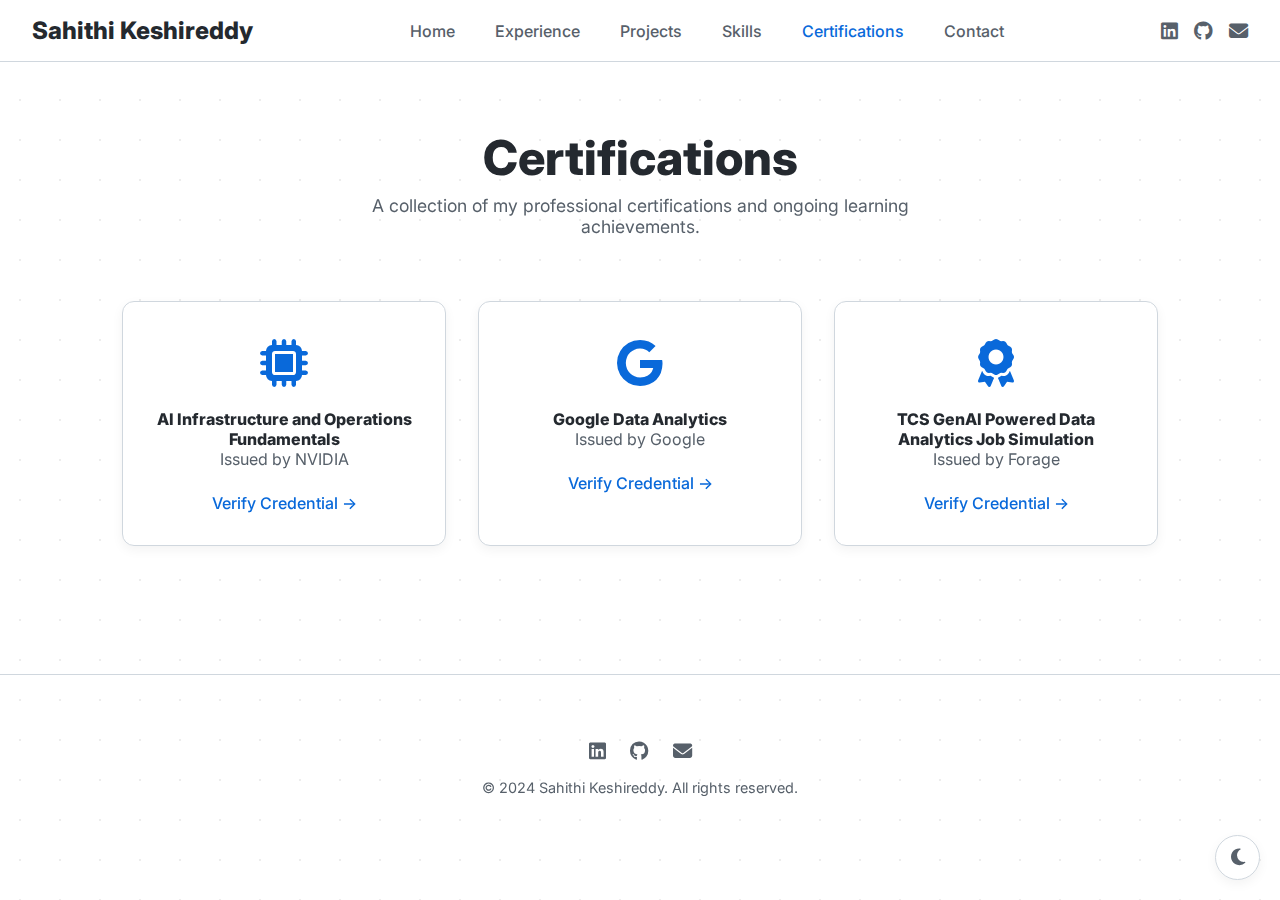
<file: certifications.html>
<!DOCTYPE html>
<html lang="en">
<head>
    <meta charset="UTF-8"><meta name="viewport" content="width=device-width, initial-scale=1.0"><title>Certifications | Sahithi Keshireddy</title><link rel="stylesheet" href="style.css"><link href="https://fonts.googleapis.com/css2?family=Inter:wght@400;500;700;800&display=swap" rel="stylesheet"><link rel="stylesheet" href="https://cdnjs.cloudflare.com/ajax/libs/font-awesome/6.4.0/css/all.min.css">
</head>
<body>
<header>
    <a href="index.html" class="signature">Sahithi Keshireddy</a>
    <nav><ul>
        <li><a href="index.html">Home</a></li>
        <li><a href="experience.html">Experience</a></li>
        <li><a href="projects.html">Projects</a></li>
        <li><a href="skills.html">Skills</a></li>
        <li><a href="certifications.html" class="active-link">Certifications</a></li>
        <li><a href="contact.html">Contact</a></li>
    </ul></nav>
    <div class="header-socials">
        <a href="https://linkedin.com/in/sahithikeshireddy" target="_blank" class="social-icon" title="LinkedIn"><i class="fab fa-linkedin"></i></a>
        <a href="https://github.com/ksahi" target="_blank" class="social-icon" title="GitHub"><i class="fab fa-github"></i></a>
        <a href="mailto:keshireddysahithi@outlook.com" class="social-icon" title="Email"><i class="fas fa-envelope"></i></a>
    </div>
</header>
<main>
    <div class="page-header animate-on-scroll">
        <h1>Certifications</h1>
        <p>A collection of my professional certifications and ongoing learning achievements.</p>
    </div>
    <section id="certifications-grid" style="padding-top: 0;">
        <div class="project-grid">
            <!-- V8 UPDATE: New Certification Content -->
            <div class="cert-card animate-on-scroll">
                <div class="cert-card-icon"><i class="fas fa-microchip"></i></div>
                <div class="cert-card-content">
                    <h4>AI Infrastructure and Operations Fundamentals</h4>
                    <p class="cert-issuer">Issued by NVIDIA</p>
                    <a href="#" class="cert-link" target="_blank">Verify Credential →</a>
                </div>
            </div>
            <div class="cert-card animate-on-scroll">
                <div class="cert-card-icon"><i class="fab fa-google"></i></div>
                <div class="cert-card-content">
                    <h4>Google Data Analytics</h4>
                    <p class="cert-issuer">Issued by Google</p>
                    <a href="#" class="cert-link" target="_blank">Verify Credential →</a>
                </div>
            </div>
            <div class="cert-card animate-on-scroll">
                <div class="cert-card-icon"><i class="fas fa-award"></i></div>
                <div class="cert-card-content">
                    <h4>TCS GenAI Powered Data Analytics Job Simulation</h4>
                    <p class="cert-issuer">Issued by Forage</p>
                    <a href="#" class="cert-link" target="_blank">Verify Credential →</a>
                </div>
            </div>
        </div>
    </section>
</main>
<footer>
    <div class="footer-socials">
        <a href="https://linkedin.com/in/sahithikeshireddy" target="_blank" class="social-icon" title="LinkedIn"><i class="fab fa-linkedin"></i></a>
        <a href="https://github.com/ksahi" target="_blank" class="social-icon" title="GitHub"><i class="fab fa-github"></i></a>
        <a href="mailto:keshireddysahithi@outlook.com" class="social-icon" title="Email"><i class="fas fa-envelope"></i></a>
    </div>
    <p>© 2024 Sahithi Keshireddy. All rights reserved.</p>
</footer>
<!-- V8 UPDATE: Relocated Theme Toggle -->
<button id="theme-toggle" title="Toggle theme"><i class="fas fa-moon"></i></button>
<script src="script.js"></script>
</body>
</html>
</file>
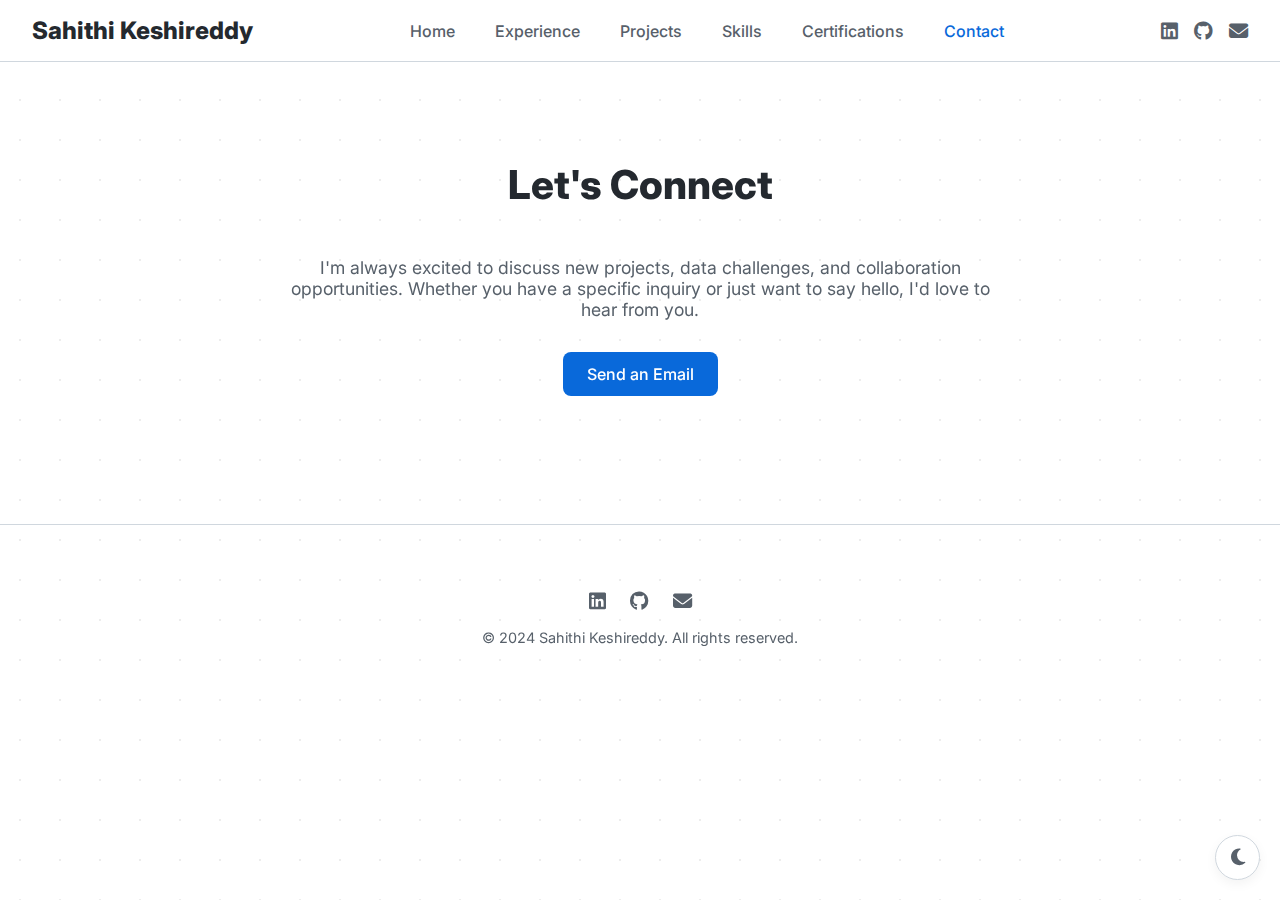
<file: contact.html>
<!DOCTYPE html>
<html lang="en">
<head>
    <meta charset="UTF-8"><meta name="viewport" content="width=device-width, initial-scale=1.0"><title>Contact | Sahithi Keshireddy</title><link rel="stylesheet" href="style.css"><link href="https://fonts.googleapis.com/css2?family=Inter:wght@400;500;700;800&display=swap" rel="stylesheet"><link rel="stylesheet" href="https://cdnjs.cloudflare.com/ajax/libs/font-awesome/6.4.0/css/all.min.css">
</head>
<body>
<header>
    <a href="index.html" class="signature">Sahithi Keshireddy</a>
    <nav><ul>
        <li><a href="index.html">Home</a></li>
        <li><a href="experience.html">Experience</a></li>
        <li><a href="projects.html">Projects</a></li>
        <li><a href="skills.html">Skills</a></li>
        <li><a href="certifications.html">Certifications</a></li>
        <li><a href="contact.html" class="active-link">Contact</a></li>
    </ul></nav>
    <div class="header-socials">
        <a href="https://linkedin.com/in/sahithikeshireddy" target="_blank" class="social-icon" title="LinkedIn"><i class="fab fa-linkedin"></i></a>
        <a href="https://github.com/ksahi" target="_blank" class="social-icon" title="GitHub"><i class="fab fa-github"></i></a>
        <a href="mailto:keshireddysahithi@outlook.com" class="social-icon" title="Email"><i class="fas fa-envelope"></i></a>
    </div>
</header>
<main>
    <section class="contact-section">
        <div class="contact-content animate-on-scroll">
            <h2 class="section-title">Let's Connect</h2>
            <p>I'm always excited to discuss new projects, data challenges, and collaboration opportunities. Whether you have a specific inquiry or just want to say hello, I'd love to hear from you.</p>
            <!-- V8 UPDATE: Button text changed for better alignment -->
            <a href="mailto:keshireddysahithi@outlook.com" class="home-button">Send an Email</a>
        </div>
    </section>
</main>
<footer>
    <div class="footer-socials">
        <a href="https://linkedin.com/in/sahithikeshireddy" target="_blank" class="social-icon" title="LinkedIn"><i class="fab fa-linkedin"></i></a>
        <a href="https://github.com/ksahi" target="_blank" class="social-icon" title="GitHub"><i class="fab fa-github"></i></a>
        <a href="mailto:keshireddysahithi@outlook.com" class="social-icon" title="Email"><i class="fas fa-envelope"></i></a>
    </div>
    <p>© 2024 Sahithi Keshireddy. All rights reserved.</p>
</footer>
<!-- V8 UPDATE: Relocated Theme Toggle -->
<button id="theme-toggle" title="Toggle theme"><i class="fas fa-moon"></i></button>
<script src="script.js"></script>
</body>
</html>
</file>
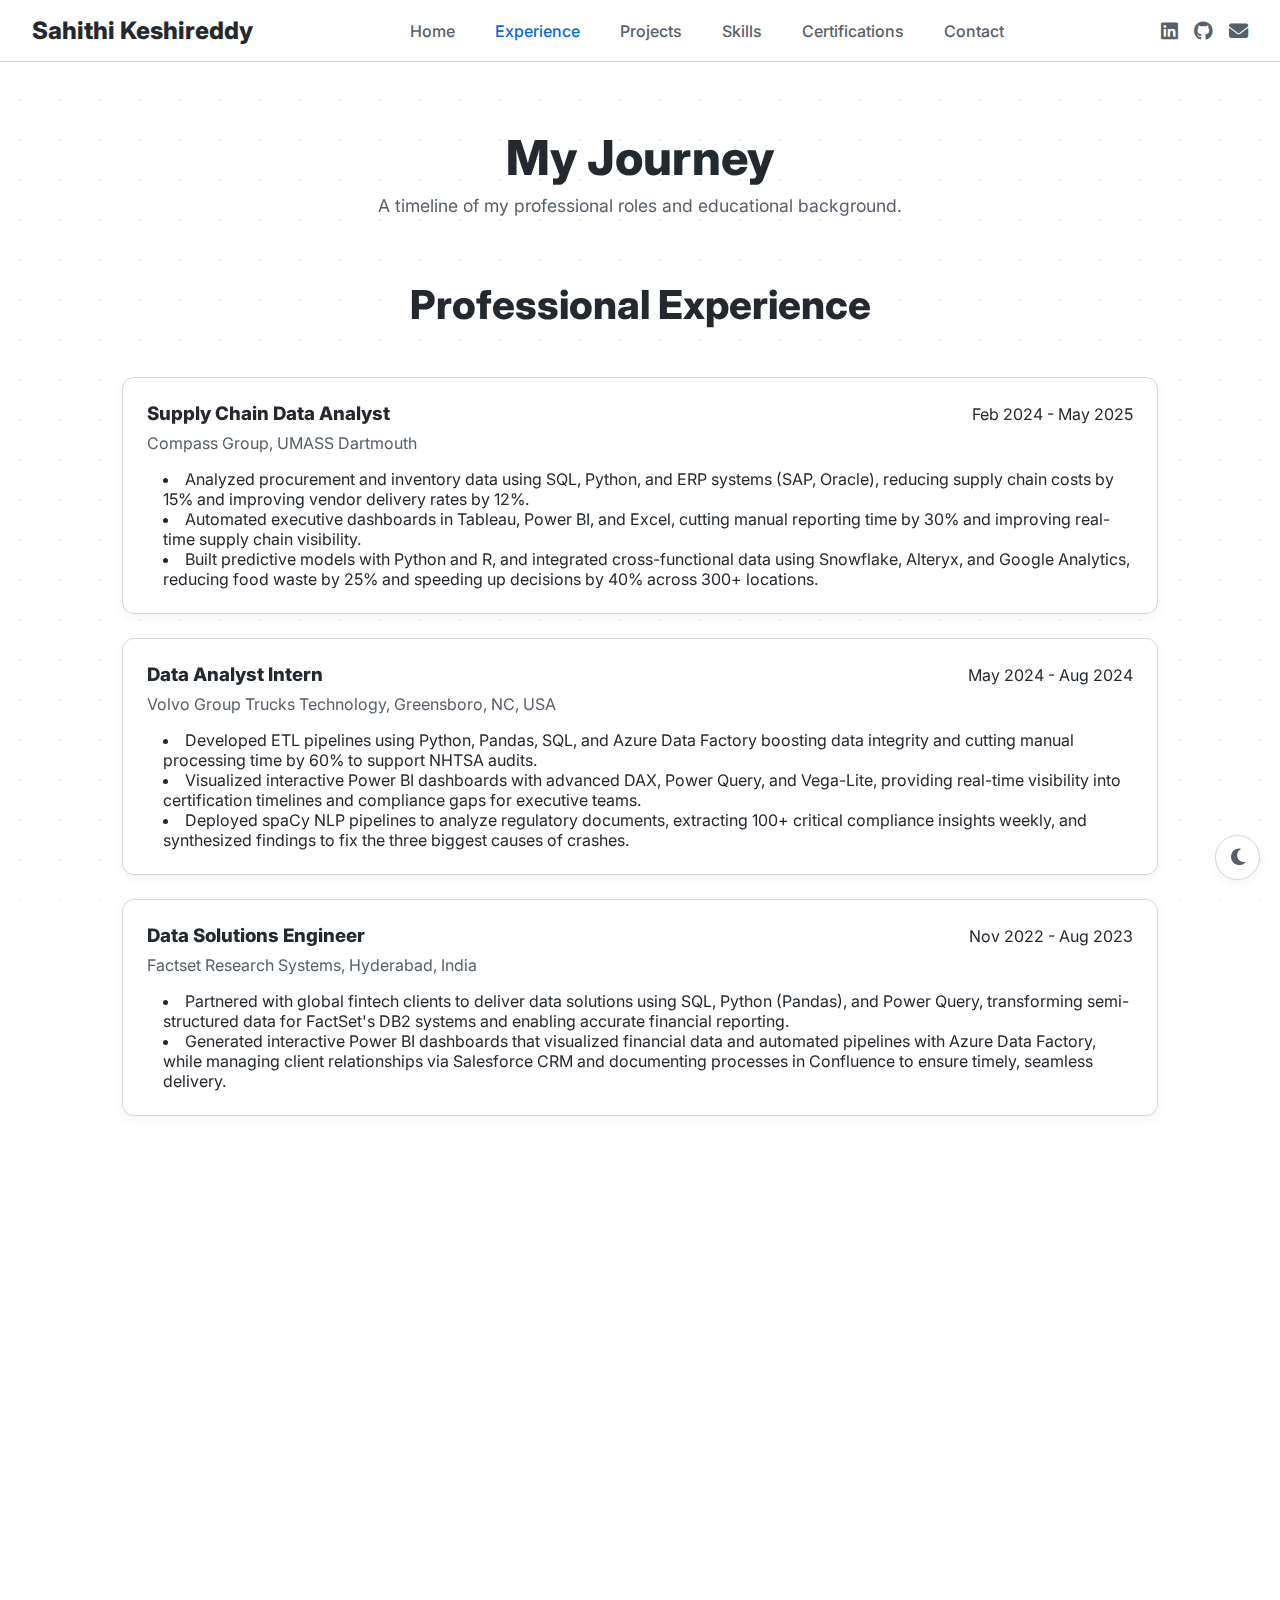
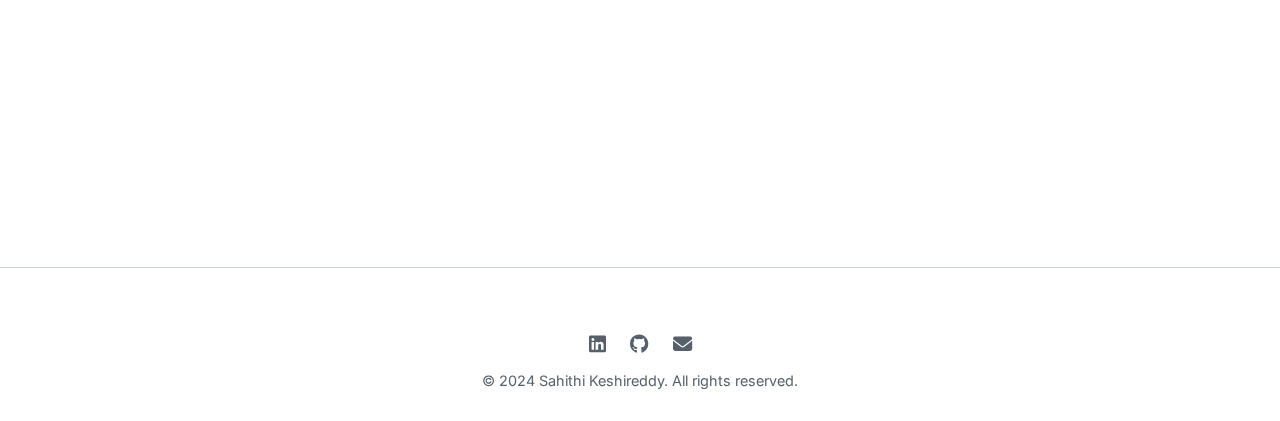
<file: experience.html>
<!DOCTYPE html>
<html lang="en">
<head>
    <meta charset="UTF-8"><meta name="viewport" content="width=device-width, initial-scale=1.0"><title>Experience | Sahithi Keshireddy</title><link rel="stylesheet" href="style.css"><link href="https://fonts.googleapis.com/css2?family=Inter:wght@400;500;700;800&display=swap" rel="stylesheet"><link rel="stylesheet" href="https://cdnjs.cloudflare.com/ajax/libs/font-awesome/6.4.0/css/all.min.css">
</head>
<body>

<header>
    <a href="index.html" class="signature">Sahithi Keshireddy</a>
    <nav><ul>
        <li><a href="index.html">Home</a></li>
        <li><a href="experience.html" class="active-link">Experience</a></li>
        <li><a href="projects.html">Projects</a></li>
        <li><a href="skills.html">Skills</a></li>
        <li><a href="certifications.html">Certifications</a></li>
        <li><a href="contact.html">Contact</a></li>
    </ul></nav>
    <div class="header-socials">
        <a href="https://linkedin.com/in/sahithikeshireddy" target="_blank" class="social-icon" title="LinkedIn"><i class="fab fa-linkedin"></i></a>
        <a href="https://github.com/ksahi" target="_blank" class="social-icon" title="GitHub"><i class="fab fa-github"></i></a>
        <a href="mailto:keshireddysahithi@outlook.com" class="social-icon" title="Email"><i class="fas fa-envelope"></i></a>
    </div>
</header>
<main>
    <div class="page-header animate-on-scroll"><h1>My Journey</h1><p>A timeline of my professional roles and educational background.</p></div>
    <section id="experience" style="padding-top:0;">
        <h2 class="section-title animate-on-scroll">Professional Experience</h2>
        <div class="timeline">
            <div class="timeline-item animate-on-scroll"><div class="item-header"><h3>Supply Chain Data Analyst</h3><span>Feb 2024 - May 2025</span></div><p class="item-meta">Compass Group, UMASS Dartmouth</p><div class="content"><ul><li>Analyzed procurement and inventory data using SQL, Python, and ERP systems (SAP, Oracle), reducing supply chain costs by 15% and improving vendor delivery rates by 12%.</li><li>Automated executive dashboards in Tableau, Power BI, and Excel, cutting manual reporting time by 30% and improving real-time supply chain visibility.</li><li>Built predictive models with Python and R, and integrated cross-functional data using Snowflake, Alteryx, and Google Analytics, reducing food waste by 25% and speeding up decisions by 40% across 300+ locations.</li></ul></div></div>
            <div class="timeline-item animate-on-scroll"><div class="item-header"><h3>Data Analyst Intern</h3><span>May 2024 - Aug 2024</span></div><p class="item-meta">Volvo Group Trucks Technology, Greensboro, NC, USA</p><div class="content"><ul><li>Developed ETL pipelines using Python, Pandas, SQL, and Azure Data Factory boosting data integrity and cutting manual processing time by 60% to support NHTSA audits.</li><li>Visualized interactive Power BI dashboards with advanced DAX, Power Query, and Vega-Lite, providing real-time visibility into certification timelines and compliance gaps for executive teams.</li><li>Deployed spaCy NLP pipelines to analyze regulatory documents, extracting 100+ critical compliance insights weekly, and synthesized findings to fix the three biggest causes of crashes.</li></ul></div></div>
            <div class="timeline-item animate-on-scroll"><div class="item-header"><h3>Data Solutions Engineer</h3><span>Nov 2022 - Aug 2023</span></div><p class="item-meta">Factset Research Systems, Hyderabad, India</p><div class="content"><ul><li>Partnered with global fintech clients to deliver data solutions using SQL, Python (Pandas), and Power Query, transforming semi-structured data for FactSet's DB2 systems and enabling accurate financial reporting.</li><li>Generated interactive Power BI dashboards that visualized financial data and automated pipelines with Azure Data Factory, while managing client relationships via Salesforce CRM and documenting processes in Confluence to ensure timely, seamless delivery.</li></ul></div></div>
            <div class="timeline-item animate-on-scroll"><div class="item-header"><h3>Software Engineer Intern</h3><span>April 2022 - Oct 2022</span></div><p class="item-meta">Cognizant Hyderabad, India</p><div class="content"><ul><li>Engineered robust REST APIs utilizing Java and Spring Boot, enhancing data exchange efficiency between enterprise applications by 35% and supporting a user base of over 10,000 employees.</li><li>Championed Agile project management principles using JIRA, leading to a 15% increase in sprint velocity and delivering bi-weekly product releases on time, achieving an 80% stakeholder satisfaction rate.</li></ul></div></div>
        </div>
    </section>

    <!-- V7 UPDATE: New Education Layout -->
    <section id="education">
        <h2 class="section-title animate-on-scroll">Education</h2>
        <div class="education-grid">
            <div class="timeline-item animate-on-scroll">
                <h3>University of Massachusetts, Dartmouth</h3>
                <p class="item-meta">Master of Science in Computer and Information Sciences</p>
            </div>
            <div class="timeline-item animate-on-scroll">
                <h3>Malla Reddy University, Hyderabad</h3>
                <p class="item-meta">Bachelor of Engineering in Computer Science and Engineering</p>
            </div>
        </div>
    </section>
</main>
<footer><div class="footer-socials"><a href="https://linkedin.com/in/sahithikeshireddy" target="_blank" class="social-icon" title="LinkedIn"><i class="fab fa-linkedin"></i></a><a href="https://github.com/ksahi" target="_blank" class="social-icon" title="GitHub"><i class="fab fa-github"></i></a><a href="mailto:keshireddysahithi@outlook.com" class="social-icon" title="Email"><i class="fas fa-envelope"></i></a></div><p>© 2024 Sahithi Keshireddy. All rights reserved.</p></footer>
<button id="theme-toggle" title="Toggle theme"><i class="fas fa-moon"></i></button>
<script src="script.js"></script>
</body>
</html>
</file>
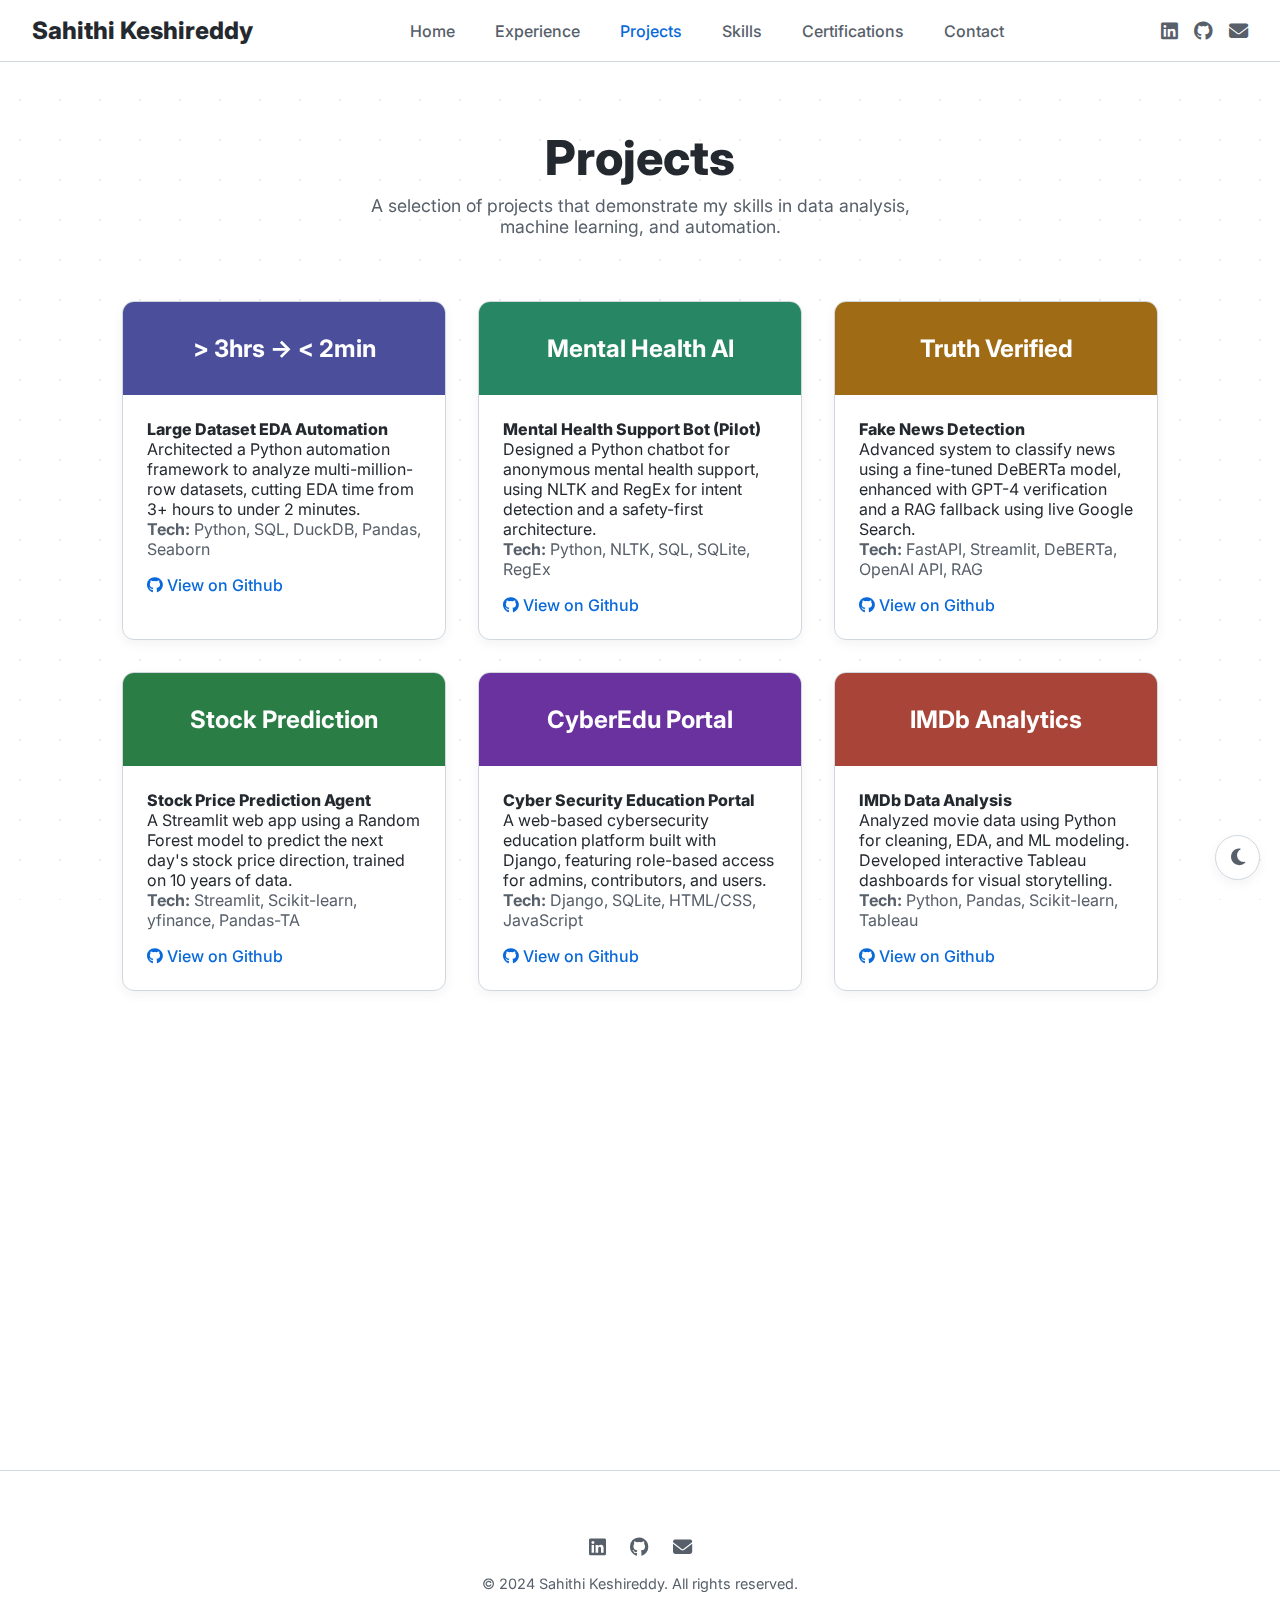
<file: projects.html>
<!DOCTYPE html>
<html lang="en">
<head>
    <meta charset="UTF-8"><meta name="viewport" content="width=device-width, initial-scale=1.0"><title>Projects | Sahithi Keshireddy</title><link rel="stylesheet" href="style.css"><link href="https://fonts.googleapis.com/css2?family=Inter:wght@400;500;700;800&display=swap" rel="stylesheet"><link rel="stylesheet" href="https://cdnjs.cloudflare.com/ajax/libs/font-awesome/6.4.0/css/all.min.css">
</head>
<body>

<header>
    <a href="index.html" class="signature">Sahithi Keshireddy</a>
    <nav><ul>
        <li><a href="index.html">Home</a></li>
        <li><a href="experience.html">Experience</a></li>
        <li><a href="projects.html">Projects</a></li>
        <li><a href="skills.html">Skills</a></li>
        <li><a href="certifications.html">Certifications</a></li>
        <li><a href="contact.html">Contact</a></li>
    </ul></nav>
    <div class="header-socials">
        <a href="https://linkedin.com/in/sahithikeshireddy" target="_blank" class="social-icon" title="LinkedIn"><i class="fab fa-linkedin"></i></a>
        <a href="https://github.com/k-sahi" target="_blank" class="social-icon" title="GitHub"><i class="fab fa-github"></i></a>
        <a href="mailto:keshireddysahithi@outlook.com" class="social-icon" title="Email"><i class="fas fa-envelope"></i></a>
    </div>
</header>
<main>
    <div class="page-header animate-on-scroll"><h1>Projects</h1><p>A selection of projects that demonstrate my skills in data analysis, machine learning, and automation.</p></div>
    <section id="projects" style="padding-top: 0;"><div class="project-grid">
        <!-- LINK 1 FIXED -->
        <div class="project-card animate-on-scroll"><div class="project-banner" style="background: #4a4e9b;"><h3>> 3hrs → < 2min</h3></div><div class="project-content"><h4>Large Dataset EDA Automation</h4><p>Architected a Python automation framework to analyze multi-million-row datasets, cutting EDA time from 3+ hours to under 2 minutes.</p><div class="project-tech"><strong>Tech:</strong> Python, SQL, DuckDB, Pandas, Seaborn</div><a href="https://github.com/k-sahi/Large-Dataset-EDA-Automation" class="project-link" target="_blank"><i class="fab fa-github"></i> View on Github</a></div></div>
        <!-- LINK 2 FIXED -->
        <div class="project-card animate-on-scroll"><div class="project-banner" style="background: #278664;"><h3>Mental Health AI</h3></div><div class="project-content"><h4>Mental Health Support Bot (Pilot)</h4><p>Designed a Python chatbot for anonymous mental health support, using NLTK and RegEx for intent detection and a safety-first architecture.</p><div class="project-tech"><strong>Tech:</strong> Python, NLTK, SQL, SQLite, RegEx</div><a href="https://github.com/k-sahi/Mental-Health-Support-Bot-Mini-Pilot-" class="project-link" target="_blank"><i class="fab fa-github"></i> View on Github</a></div></div>
        <!-- LINK 3 FIXED -->
        <div class="project-card animate-on-scroll"><div class="project-banner" style="background: #9f6b15;"><h3>Truth Verified</h3></div><div class="project-content"><h4>Fake News Detection</h4><p>Advanced system to classify news using a fine-tuned DeBERTa model, enhanced with GPT-4 verification and a RAG fallback using live Google Search.</p><div class="project-tech"><strong>Tech:</strong> FastAPI, Streamlit, DeBERTa, OpenAI API, RAG</div><a href="https://github.com/k-sahi/Fake-news-detection" class="project-link" target="_blank"><i class="fab fa-github"></i> View on Github</a></div></div>
        <!-- LINK 4 FIXED -->
        <div class="project-card animate-on-scroll"><div class="project-banner" style="background: #2a7d45;"><h3>Stock Prediction</h3></div><div class="project-content"><h4>Stock Price Prediction Agent</h4><p>A Streamlit web app using a Random Forest model to predict the next day's stock price direction, trained on 10 years of data.</p><div class="project-tech"><strong>Tech:</strong> Streamlit, Scikit-learn, yfinance, Pandas-TA</div><a href="https://github.com/k-sahi/Stock-price-prediction" class="project-link" target="_blank"><i class="fab fa-github"></i> View on Github</a></div></div>
        <!-- LINK 5 FIXED -->
        <div class="project-card animate-on-scroll"><div class="project-banner" style="background: #6a329f;"><h3>CyberEdu Portal</h3></div><div class="project-content"><h4>Cyber Security Education Portal</h4><p>A web-based cybersecurity education platform built with Django, featuring role-based access for admins, contributors, and users.</p><div class="project-tech"><strong>Tech:</strong> Django, SQLite, HTML/CSS, JavaScript</div><a href="https://github.com/k-sahi/CyberEduPortal" class="project-link" target="_blank"><i class="fab fa-github"></i> View on Github</a></div></div>
        <!-- LINK 6 FIXED -->
        <div class="project-card animate-on-scroll"><div class="project-banner" style="background: #a94438;"><h3>IMDb Analytics</h3></div><div class="project-content"><h4>IMDb Data Analysis</h4><p>Analyzed movie data using Python for cleaning, EDA, and ML modeling. Developed interactive Tableau dashboards for visual storytelling.</p><div class="project-tech"><strong>Tech:</strong> Python, Pandas, Scikit-learn, Tableau</div><a href="https://github.com/k-sahi/IMDB-Data-Analysis" class="project-link" target="_blank"><i class="fab fa-github"></i> View on Github</a></div></div>
        <!-- LINK 7 FIXED -->
        <div class="project-card animate-on-scroll"><div class="project-banner" style="background: #1f6b8e;"><h3>A/B Test Results</h3></div><div class="project-content"><h4>A/B Test with Logistic Regression</h4><p>Performed statistical A/B testing with Statsmodels to assess a new webpage design's impact on conversion rates.</p><div class="project-tech"><strong>Tech:</strong> Python, Pandas, Statsmodels, Seaborn</div><a href="https://github.com/k-sahi/A-B_Test-with-Logistic-Regression" class="project-link" target="_blank"><i class="fab fa-github"></i> View on Github</a></div></div>
    </div></section>
</main>
<footer><div class="footer-socials"><a href="https://linkedin.com/in/sahithikeshireddy" target="_blank" class="social-icon" title="LinkedIn"><i class="fab fa-linkedin"></i></a><a href="https://github.com/ksahi" target="_blank" class="social-icon" title="GitHub"><i class="fab fa-github"></i></a><a href="mailto:keshireddysahithi@outlook.com" class="social-icon" title="Email"><i class="fas fa-envelope"></i></a></div><p>© 2024 Sahithi Keshireddy. All rights reserved.</p></footer>
<button id="theme-toggle" title="Toggle theme"><i class="fas fa-moon"></i></button>
<script src="script.js"></script>
</body>
</html>
</file>
<file: style.css>
/* --- style.css (V9 - Live & Interactive Dashboard) --- */

/* VARIABLES & GENERAL STYLES */
:root {
    --bg-light: #ffffff;
    --bg-dark: #0d1117;
    --card-bg-light: #ffffff;
    --card-bg-dark: #161b22;
    --text-light: #24292f;
    --text-dark: #c9d1d9; /* This will be white in dark mode */
    --text-secondary-light: #57606a;
    --text-secondary-dark: #8b949e; /* This will be light grey in dark mode */
    --highlight-color: #0969da; /* Blue highlight color for links and buttons */
    --border-color-light: #d0d7de;
    --border-color-dark: #30363d;
    --shadow-light: 0 4px 12px rgba(0,0,0,0.05);
    --shadow-dark: 0 4px 12px rgba(0,0,0,0.2);
    --grid-color-light: rgba(0,0,0,0.07);
    --grid-color-dark: rgba(255,255,255,0.07);
    --spotlight-color-light: rgba(0,0,0,0.05);
    --spotlight-color-dark: rgba(255,255,255,0.05);
}

html { scroll-behavior: smooth; }
* { margin: 0; padding: 0; box-sizing: border-box; }
body {
    font-family: 'Inter', -apple-system, BlinkMacSystemFont, "Segoe UI", Helvetica, Arial, sans-serif;
    background-color: var(--bg-light); /* Default light background */
    color: var(--text-light); /* Default dark text */
    transition: background-color 0.3s ease, color 0.3s ease;
    padding-top: 6rem;
}
body.dark-mode {
    background-color: var(--bg-dark); /* Dark background for dark mode */
    color: var(--text-dark); /* Light text for dark mode */
}
body::before { content: ''; position: fixed; top: 0; left: 0; width: 100vw; height: 100vh; z-index: -1; background-image: radial-gradient(circle, var(--grid-color-light) 1px, transparent 1px); background-size: 2.5rem 2.5rem; }
body::after { content: ''; position: fixed; top: 0; left: 0; width: 100vw; height: 100vh; z-index: -1; background: radial-gradient( circle 400px at var(--mouse-x, -1000px) var(--mouse-y, -1000px), var(--spotlight-color-light), transparent 80% ); }
body.dark-mode::before { background-image: radial-gradient(circle, var(--grid-color-dark) 1px, transparent 1px); }
body.dark-mode::after { background: radial-gradient( circle 400px at var(--mouse-x, -1000px) var(--mouse-y, -1000px), var(--spotlight-color-dark), transparent 80% ); }

/* The main content area where Featured section resides, adjust max-width if needed */
main { max-width: 1100px; margin: 0 auto; padding: 0 2rem; }
h1, h2, h3, h4 { font-family: 'Inter', sans-serif; font-weight: 800; }
section { padding: 4rem 0; }
.section-title { font-size: 2.5rem; font-weight: 800; margin-bottom: 3rem; text-align: center; }

/* FIXED THEME TOGGLE */
#theme-toggle { position: fixed; bottom: 20px; right: 20px; background: var(--card-bg-light); border: 1px solid var(--border-color-light); width: 45px; height: 45px; border-radius: 50%; display: flex; align-items: center; justify-content: center; font-size: 1.2rem; cursor: pointer; z-index: 1000; color: var(--text-secondary-light); transition: all 0.3s ease; box-shadow: var(--shadow-light); }
body.dark-mode #theme-toggle { background: var(--card-bg-dark); border-color: var(--border-color-dark); color: var(--text-secondary-dark); box-shadow: var(--shadow-dark); }
#theme-toggle:hover { transform: scale(1.1) rotate(45deg); color: var(--highlight-color); }

/* HEADER & NAVIGATION */
header {
    position: fixed;
    top: 0;
    left: 0;
    width: 100%;
    display: flex;
    align-items: center;
    justify-content: space-between;
    padding: 1rem 2rem;
    background-color: var(--bg-light); /* Always light background for header, as per image */
    backdrop-filter: blur(10px);
    -webkit-backdrop-filter: blur(10px);
    border-bottom: 1px solid var(--border-color-light);
    z-index: 100;
    transition: background-color 0.3s, border-color 0.3s;
}
.signature { font-weight: 800; font-size: 1.5rem; text-decoration: none; color: var(--text-light); } /* Dark text for signature */
nav { flex-grow: 1; }
nav ul { display: flex; justify-content: center; list-style: none; gap: 2.5rem; }
nav a { text-decoration: none; color: var(--text-secondary-light); font-size: 1rem; font-weight: 500; transition: color 0.3s ease; } /* Dark secondary text for nav links */
nav a:hover, nav a.active-link { color: var(--highlight-color); } /* Blue highlight for nav links */
.header-socials { display: flex; gap: 1rem; }
.social-icon { color: var(--text-secondary-light); font-size: 1.2rem; transition: color 0.3s ease, transform 0.3s ease; } /* Dark secondary text for social icons */
.social-icon:hover { color: var(--highlight-color); transform: scale(1.1); } /* Blue highlight for social icons */
.animate-on-scroll { opacity: 0; transform: translateY(20px); transition: opacity 0.6s ease-out, transform 0.6s ease-out; }
.animate-on-scroll.visible { opacity: 1; transform: translateY(0); }

/* HOME PAGE & LIVE DASHBOARD */
.home-container { display: flex; align-items: center; justify-content: space-between; gap: 4rem; min-height: 80vh; padding: 2rem 0; }
.home-text { max-width: 550px; }
.home-text h1 { font-size: clamp(3rem, 5vw, 4.5rem); line-height: 1.1; margin-bottom: 1rem; }
.home-text .subtitle { font-size: 1.1rem; color: var(--highlight-color); margin-bottom: 1.5rem; font-weight: 500; }
.home-button { display: inline-block; background: var(--highlight-color); color: white; padding: 12px 24px; text-decoration: none; border-radius: 8px; font-weight: 500; transition: all 0.3s ease; }
.home-button:hover { transform: translateY(-3px); box-shadow: 0 4px 20px rgba(9, 105, 218, 0.4); }
.home-image { max-width: 400px; }
.home-image img { width: 100%; border-radius: 24px; box-shadow: var(--shadow-light); }
body.dark-mode .home-image img { box-shadow: var(--shadow-dark); }

/* --- LIVE INTERACTIVE DASHBOARD STYLES --- */
#live-dashboard-wrapper { perspective: 1500px; }
#live-dashboard-wrapper .home-text, #live-dashboard-wrapper .home-image { transform-style: preserve-3d; transition: transform 0.1s linear; }
.live-status { display: flex; align-items: center; gap: 0.5rem; padding: 0.75rem 1rem; background-color: var(--card-bg-dark); border: 1px solid var(--border-color-dark); border-radius: 8px; margin-bottom: 2.5rem; font-family: 'Courier Prime', 'Courier New', monospace; }
.status-indicator { width: 10px; height: 10px; background-color: #3fb950; border-radius: 50%; animation: pulse 2s infinite; }
.status-label { color: var(--text-secondary-dark); }
#status-text { color: #c9d1d9; font-weight: 500; }
@keyframes pulse { 0% { box-shadow: 0 0 0 0 rgba(63, 185, 80, 0.7); } 70% { box-shadow: 0 0 0 10px rgba(63, 185, 80, 0); } 100% { box-shadow: 0 0 0 0 rgba(63, 185, 80, 0); } }

/* STATS DASHBOARD & SKILLS BAR */
.stats-dashboard { display: flex; justify-content: space-around; gap: 1rem; margin-bottom: 2.5rem; padding: 1.5rem 0; border-top: 1px solid var(--border-color-light); border-bottom: 1px solid var(--border-color-light); }
body.dark-mode .stats-dashboard { border-color: var(--border-color-dark); }
.stat-item { text-align: center; flex-basis: 30%; transition: transform 0.3s ease; }
.stat-item:hover { transform: translateY(-5px); }
.stat-number { font-size: 2.5rem; font-weight: 800; color: var(--highlight-color); line-height: 1; }
.stat-label { font-size: 0.9rem; color: var(--text-secondary-light); margin-top: 0.5rem; }
body.dark-mode .stat-label { color: var(--text-secondary-dark); }
.home-skills-bar { display: flex; flex-wrap: wrap; gap: 0.75rem; justify-content: flex-start; margin-bottom: 2.5rem; }
.skill-tag-hero { background: var(--bg-light); border: 1px solid var(--border-color-light); padding: 0.4rem 0.8rem; border-radius: 6px; font-size: 0.9rem; font-weight: 500; }
body.dark-mode .skill-tag-hero { background: var(--card-bg-dark); border-color: var(--border-color-dark); }

/* OTHER PAGES (General styles for non-home/featured sections) */
.page-header { text-align: center; margin-bottom: 4rem; padding-top: 2rem; }
.page-header h1 { font-size: 3rem; margin-bottom: 0.5rem; }
.page-header p { font-size: 1.1rem; color: var(--text-secondary-light); max-width: 600px; margin: 0 auto; }
body.dark-mode .page-header p { color: var(--text-secondary-dark); }
.project-grid { display: grid; grid-template-columns: repeat(auto-fit, minmax(320px, 1fr)); gap: 2rem; }
.project-card, .timeline-item, .simple-item, .cert-card { background: var(--card-bg-light); border: 1px solid var(--border-color-light); border-radius: 12px; box-shadow: var(--shadow-light); transition: transform 0.3s ease, box-shadow 0.3s ease; }
body.dark-mode .project-card, body.dark-mode .timeline-item, body.dark-mode .simple-item, body.dark-mode .cert-card { background: var(--card-bg-dark); border-color: var(--border-color-dark); box-shadow: var(--shadow-dark); }
.project-card:hover, .timeline-item:hover, .cert-card:hover { transform: translateY(-5px); box-shadow: 0 8px 25px rgba(0,0,0,0.08); }
body.dark-mode .project-card:hover, body.dark-mode .timeline-item:hover, body.dark-mode .cert-card:hover { box-shadow: 0 8px 25px rgba(0,0,0,0.25); }
.project-banner { padding: 2rem 1.5rem; text-align: center; border-radius: 11px 11px 0 0; }
.project-banner h3 { color: white; font-size: 1.5rem; font-weight: 700; }
.project-content { padding: 1.5rem; }
.project-tech { color: var(--text-secondary-light); }
.timeline-item { padding: 1.5rem; margin-bottom: 1.5rem; }
.item-header { display: flex; justify-content: space-between; align-items: center; margin-bottom: 0.5rem; }
.education-grid { display: grid; grid-template-columns: repeat(auto-fit, minmax(350px, 1fr)); gap: 2rem; }
.cert-card { padding: 2rem; text-align: center; }
.cert-card-icon { font-size: 3rem; color: var(--highlight-color); margin-bottom: 1rem; }
.cert-issuer { color: var(--text-secondary-light); margin-bottom: 1.5rem; }
body.dark-mode .cert-issuer { color: var(--text-secondary-dark); }
.cert-link { font-weight: 500; color: var(--highlight-color); text-decoration: none; }
.skills-layout { display: flex; flex-wrap: wrap; gap: 4rem; align-items: center; justify-content: center; }
.skills-categories { flex: 1.5; min-width: 300px; }
.skill-category { margin-bottom: 2rem; }
.category-title { font-weight: 600; font-size: 1.1rem; margin-bottom: 1rem; position: relative; padding-left: 1rem; }
.category-title::before { content: ''; position: absolute; left: 0; top: 50%; transform: translateY(-50%); height: 80%; width: 4px; background-color: var(--highlight-color); border-radius: 2px; }
.skill-tags { display: flex; flex-wrap: wrap; gap: 0.75rem; }
.skill-tag { background: var(--bg-light); border: 1px solid var(--border-color-light); padding: 0.4rem 0.8rem; border-radius: 6px; font-size: 0.9rem; }
body.dark-mode .skill-tag { background: var(--bg-dark); border-color: var(--border-color-dark); }
.skills-viz { flex: 1; min-width: 300px; max-width: 400px; }
#github-graph img { width: 100%; border-radius: 8px; }
.timeline { position: relative; }
.item-meta { color: var(--text-secondary-light); margin-bottom: 1rem; }
body.dark-mode .item-meta { color: var(--text-secondary-dark); }
.content ul { list-style-position: inside; padding-left: 1rem; }
.project-link { display: inline-block; margin-top: 1rem; color: var(--highlight-color); text-decoration: none; font-weight: 500; }
.contact-section { text-align: center; }
.contact-content { max-width: 700px; margin: 0 auto; }
.contact-content p { margin-bottom: 2rem; font-size: 1.1rem; color: var(--text-secondary-light); }
body.dark-mode .contact-content p { color: var(--text-secondary-dark); }
footer { text-align: center; padding: 4rem 0 2rem 0; border-top: 1px solid var(--border-color-light); margin-top: 4rem; }
body.dark-mode footer { border-color: var(--border-color-dark); }
.footer-socials { display: flex; justify-content: center; gap: 1.5rem; margin-bottom: 1rem; }
footer p { color: var(--text-secondary-light); font-size: 0.9rem; }
body.dark-mode footer p { color: var(--text-secondary-dark); }

/* --- NEW: FEATURED SECTION STYLING (Tableau & Blog Previews Side-by-Side) --- */
.featured-section {
    padding: 60px 20px;
    max-width: 1100px;
    margin: 0 auto;
    color: var(--text-dark); /* Light text on dark body in dark mode */
}

.featured-section .section-title-featured {
    font-size: 2.5rem;
    font-weight: 800;
    margin-bottom: 10px;
    color: var(--text-dark); /* White color */
    text-align: left;
}

.featured-section .section-subtitle-featured {
    font-size: 1.1rem;
    color: var(--text-secondary-dark); /* Light grey color */
    margin-bottom: 40px;
    text-align: left;
}

.featured-columns-grid {
    display: grid;
    grid-template-columns: 1fr 1fr; /* Two equal columns */
    gap: 40px; /* Space between the two columns */
    margin-bottom: 40px; /* Space before any subsequent sections if added */
}

.featured-column {
    /* Styles common to both Tableau and Blog columns */
}

.featured-column .category-heading {
    font-size: 1.8rem; /* Slightly smaller heading for columns */
    font-weight: 700;
    color: var(--text-dark); /* White color */
    margin-bottom: 20px;
    text-align: left;
}

/* Tableau Card Styles for Featured Section */
.featured-column .category-content-grid {
    display: grid; /* Enables a grid layout within the Tableau column for cards */
    gap: 20px; /* Space between Tableau cards */
}

.project-card-featured {
    background-color: var(--card-bg-dark); /* Dark card background */
    border: 1px solid var(--border-color-dark); /* Dark border */
    border-radius: 8px;
    padding: 15px; /* Slightly less padding for smaller cards */
    text-decoration: none;
    color: var(--text-dark);
    display: flex;
    flex-direction: column;
    box-shadow: var(--shadow-dark);
    transition: transform 0.2s ease, box-shadow 0.2s ease;
}

.project-card-featured:hover {
    transform: translateY(-3px);
    box-shadow: 0 6px 15px rgba(0, 0, 0, 0.3);
}

.tableau-viz-thumbnail {
    width: 100%;
    height: 150px; /* Fixed height for thumbnails */
    object-fit: cover; /* Ensures image covers area */
    border-radius: 6px;
    margin-bottom: 10px;
}

.project-card-featured .card-text-content {
    flex-grow: 1;
}

.project-card-featured h4 {
    font-size: 1.1em;
    font-weight: 600;
    color: var(--highlight-color); /* Blue title */
    margin-bottom: 5px;
}

.project-card-featured .viz-description {
    font-size: 0.9em;
    color: var(--text-secondary-dark); /* Light grey description */
    line-height: 1.4;
    margin-bottom: 10px;
}

.project-card-featured .viz-meta {
    font-size: 0.85em;
    color: var(--text-secondary-dark);
    display: flex;
    align-items: center;
    gap: 8px;
    margin-top: auto; /* Pushes meta to bottom */
}

/* Blog List Styles for Featured Column */
.blog-list-featured-column {
    display: flex;
    flex-direction: column;
    gap: 20px; /* Space between blog items in the column */
}

.blog-grid-item-featured-col {
    display: flex;
    gap: 15px;
    align-items: flex-start;
    padding-bottom: 15px;
    border-bottom: 1px solid var(--border-color-dark); /* Separator */
}

.blog-grid-item-featured-col:last-child {
    border-bottom: none;
    padding-bottom: 0;
}

.blog-text-content-featured-col {
    flex: 3;
}

.blog-title-featured-col {
    font-size: 1em; /* Smaller title for featured preview */
    font-weight: 600;
    color: var(--highlight-color); /* Blue title */
    margin-bottom: 5px;
    line-height: 1.3;
}

.blog-excerpt-featured-col {
    font-size: 0.85em;
    color: var(--text-secondary-dark);
    line-height: 1.4;
    margin-bottom: 5px;
}

.blog-meta-featured-col {
    font-size: 0.8em;
    color: var(--text-secondary-dark);
    display: flex;
    align-items: center;
    gap: 8px;
    margin-top: 5px;
}

.read-more-link-featured-col {
    display: inline-block;
    margin-top: 8px;
    color: var(--highlight-color);
    text-decoration: none;
    font-weight: 500;
    font-size: 0.9em; /* Smaller read more link */
    transition: color 0.3s ease, text-decoration 0.3s ease;
}

.read-more-link-featured-col:hover {
    text-decoration: underline;
}

.blog-thumbnail-wrapper-featured-col {
    flex: 1;
    min-width: 80px; /* Smaller thumbnail for featured preview */
    max-width: 100px;
    display: flex;
    justify-content: center;
    align-items: center;
}

.blog-thumbnail-featured-col {
    width: 100%;
    height: auto;
    border-radius: 4px; /* Slightly smaller border-radius */
    object-fit: cover;
}

.view-all-button-container-featured {
    margin-top: 30px; /* Space above the button in featured section */
    text-align: left;
}

.view-all-button-featured {
    display: inline-block;
    background: var(--highlight-color); /* Blue background */
    color: white; /* White text */
    padding: 10px 20px; /* Slightly smaller button */
    text-decoration: none;
    border-radius: 6px;
    font-weight: 500;
    transition: background-color 0.3s ease, box-shadow 0.3s ease;
}

.view-all-button-featured:hover {
    background-color: #0759bf; /* Darker blue */
    box-shadow: 0 4px 15px rgba(9, 105, 218, 0.3);
}

/* --- ALL BLOGS SECTION STYLING (for blogs.html) --- */
.all-blogs-section {
    padding: 4rem 20px; /* Adjust padding as needed */
    max-width: 900px; /* Make blogs content narrower for readability */
    margin: 0 auto;
    color: var(--text-dark); /* Ensures light text on dark body in dark mode */
}

.all-blogs-grid {
    display: flex;
    flex-direction: column; /* Stack blog items vertically */
    gap: 40px; /* Large gap between blog posts */
}

.blog-grid-item {
    display: flex; /* Arrange text and image side-by-side */
    gap: 30px;
    align-items: flex-start; /* Align content to top */
    padding-bottom: 40px; /* Space between blog items */
    border-bottom: 1px solid var(--border-color-dark); /* Separator line between blogs */
}

.blog-grid-item:last-child {
    border-bottom: none; /* No border for the last item */
    padding-bottom: 0;
}

.blog-text-content {
    flex: 3; /* Text content takes more space */
}

.blog-title {
    font-size: 1.6em; /* Larger title for full blog view */
    font-weight: 700;
    color: var(--text-dark); /* White title */
    margin-bottom: 10px;
    line-height: 1.2;
}

.blog-excerpt {
    font-size: 1em;
    color: var(--text-secondary-dark); /* Light grey excerpt */
    line-height: 1.5;
    margin-bottom: 15px;
    flex-grow: 1; /* Allows excerpt to take available space */
}

.blog-meta {
    font-size: 0.9em;
    color: var(--text-secondary-dark); /* Light grey meta */
    display: flex;
    align-items: center;
    margin-top: 10px;
}

.blog-meta span {
    margin-right: 15px;
}

.blog-meta .fas {
    margin-right: 5px;
}

.blog-read-more {
    display: inline-block;
    margin-top: 15px;
    color: var(--highlight-color); /* Blue for Read More */
    text-decoration: none;
    font-weight: 500;
    transition: color 0.3s ease, text-decoration 0.3s ease;
}

.blog-read-more:hover {
    text-decoration: underline;
    color: var(--highlight-color);
}

.blog-thumbnail-wrapper {
    flex: 1; /* Thumbnail takes less space */
    min-width: 180px; /* Minimum width for thumbnail */
    max-width: 250px; /* Maximum width for thumbnail */
    display: flex;
    justify-content: center;
    align-items: flex-start; /* Align thumbnail to top */
}

.blog-thumbnail {
    width: 100%;
    height: auto;
    border-radius: 8px;
    object-fit: cover; /* Ensures image covers its area without distortion */
}

/* RESPONSIVE DESIGN */
@media (max-width: 900px) {
    header { flex-direction: column; gap: 1rem; padding: 1rem; }
    nav { width: 100%; text-align: center; }
    nav ul { gap: 1rem; flex-wrap: wrap; justify-content: center; }
    .home-container { flex-direction: column; text-align: center; }
    .home-image { order: -1; margin-bottom: 2rem; }
    .home-skills-bar { justify-content: center; }
    .featured-section { padding: 40px 15px; } /* Adjust padding for smaller screens */
    .section-title-featured, .section-subtitle-featured, .category-heading, .view-all-button-container-featured {
        text-align: center; /* Center align for small screens */
    }
    .featured-columns-grid {
        grid-template-columns: 1fr; /* Stack columns vertically on smaller screens */
        gap: 60px; /* More space between stacked sections */
    }

    /* Adjust featured blog items for stacked column */
    .blog-grid-item-featured-col {
        flex-direction: column; /* Stack content within featured blog item */
        align-items: center;
        text-align: center;
    }
    .blog-thumbnail-wrapper-featured-col {
        order: -1; /* Move thumbnail above text */
        margin-bottom: 10px;
        min-width: 100px;
        max-width: 150px; /* Adjust size as needed for small screen */
    }
    .blog-title-featured-col, .blog-excerpt-featured-col, .blog-meta-featured-col {
        text-align: center; /* Center text */
    }
    .read-more-link-featured-col {
        display: block; /* Make button full width */
        text-align: center;
    }


    /* Adjust full blog items for smaller screens */
    .all-blogs-section {
        padding: 40px 15px;
    }
    .blog-grid-item {
        flex-direction: column; /* Stack content within blog item */
        align-items: center;
        text-align: center;
        gap: 20px;
    }
    .blog-thumbnail-wrapper {
        order: -1; /* Move thumbnail above text */
        margin-bottom: 10px;
        min-width: 150px;
        max-width: 200px; /* Adjust size as needed for small screen */
    }
    .blog-title, .blog-excerpt, .blog-meta, .blog-read-more {
        text-align: center; /* Center text */
    }
    .blog-read-more {
        display: block; /* Make button full width */
    }

    .view-all-button, .view-all-button-featured {
        width: 100%; /* Make buttons full width on small screens */
        text-align: center;
    }
}
@media (max-width: 500px) {
    .stats-dashboard { flex-direction: column; gap: 2rem; }
    .section-title { font-size: 2rem; }
    .featured-section .section-title-featured { font-size: 2rem; }
    .category-heading { font-size: 1.5rem; }
    .blog-title { font-size: 1.3em; } /* Smaller font for very small screens */
    .blog-excerpt { font-size: 0.9em; }
}```
</file>
